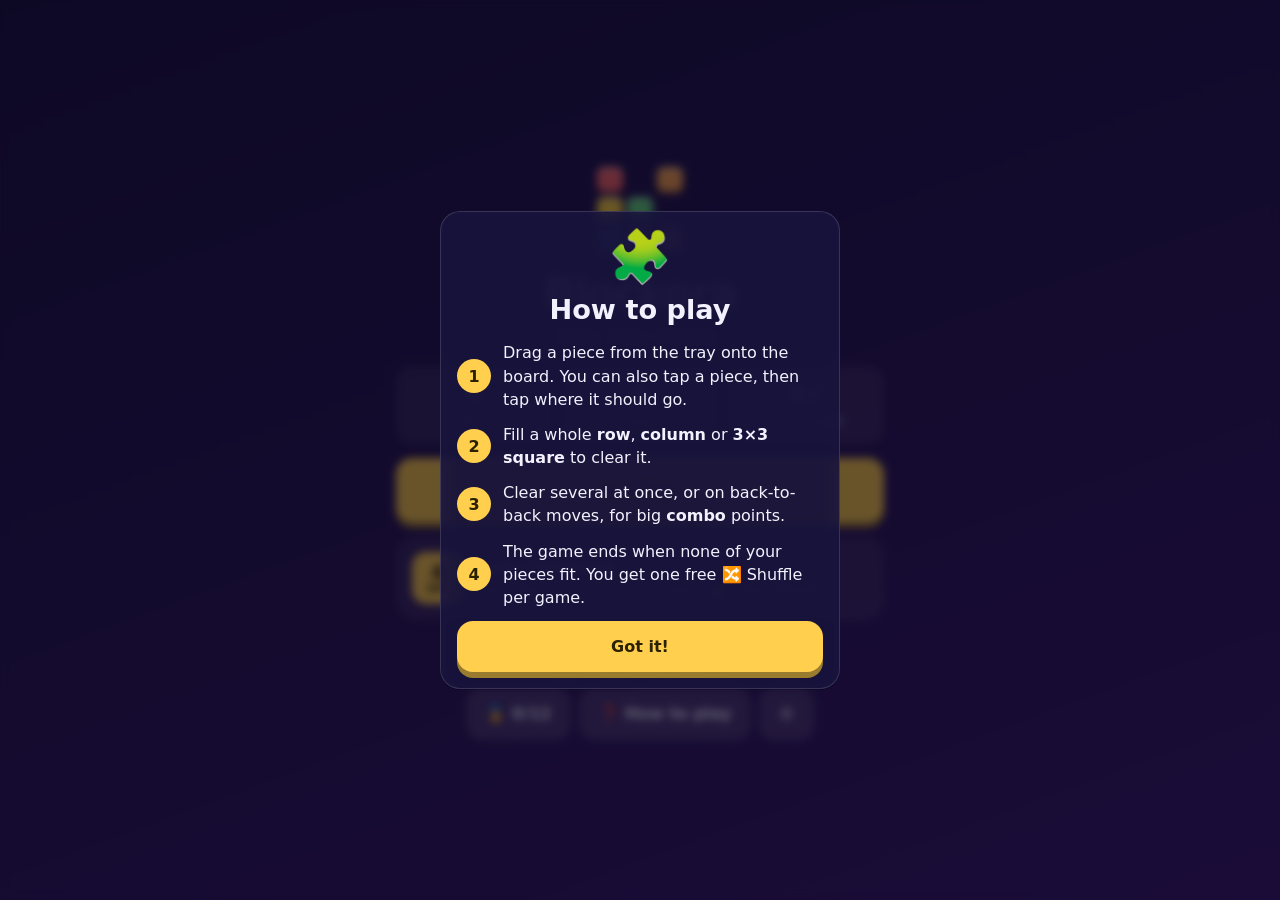
<file: blocks/web/index.html>
<!doctype html>
<html lang="en">
<head>
  <meta charset="utf-8">
  <meta name="viewport" content="width=device-width, initial-scale=1, viewport-fit=cover, user-scalable=no">
  <title>Blockora</title>
  <meta name="description" content="Blockora: a relaxing block puzzle. Drop pieces on a 9×9 grid and clear rows, columns and 3×3 squares to build combos.">
  <meta name="theme-color" content="#1b1640">
  <link rel="manifest" href="manifest.webmanifest">
  <link rel="icon" href="icon.svg" type="image/svg+xml">
  <link rel="apple-touch-icon" href="icon.svg">
  <link rel="stylesheet" href="css/style.css">
</head>
<body>
  <main id="view"></main>
  <div id="modal" class="modal" hidden></div>
  <div id="toast" class="toast" hidden></div>
  <noscript>Blockora needs JavaScript to run.</noscript>
  <script type="module" src="js/app.js"></script>
</body>
</html>
</file>
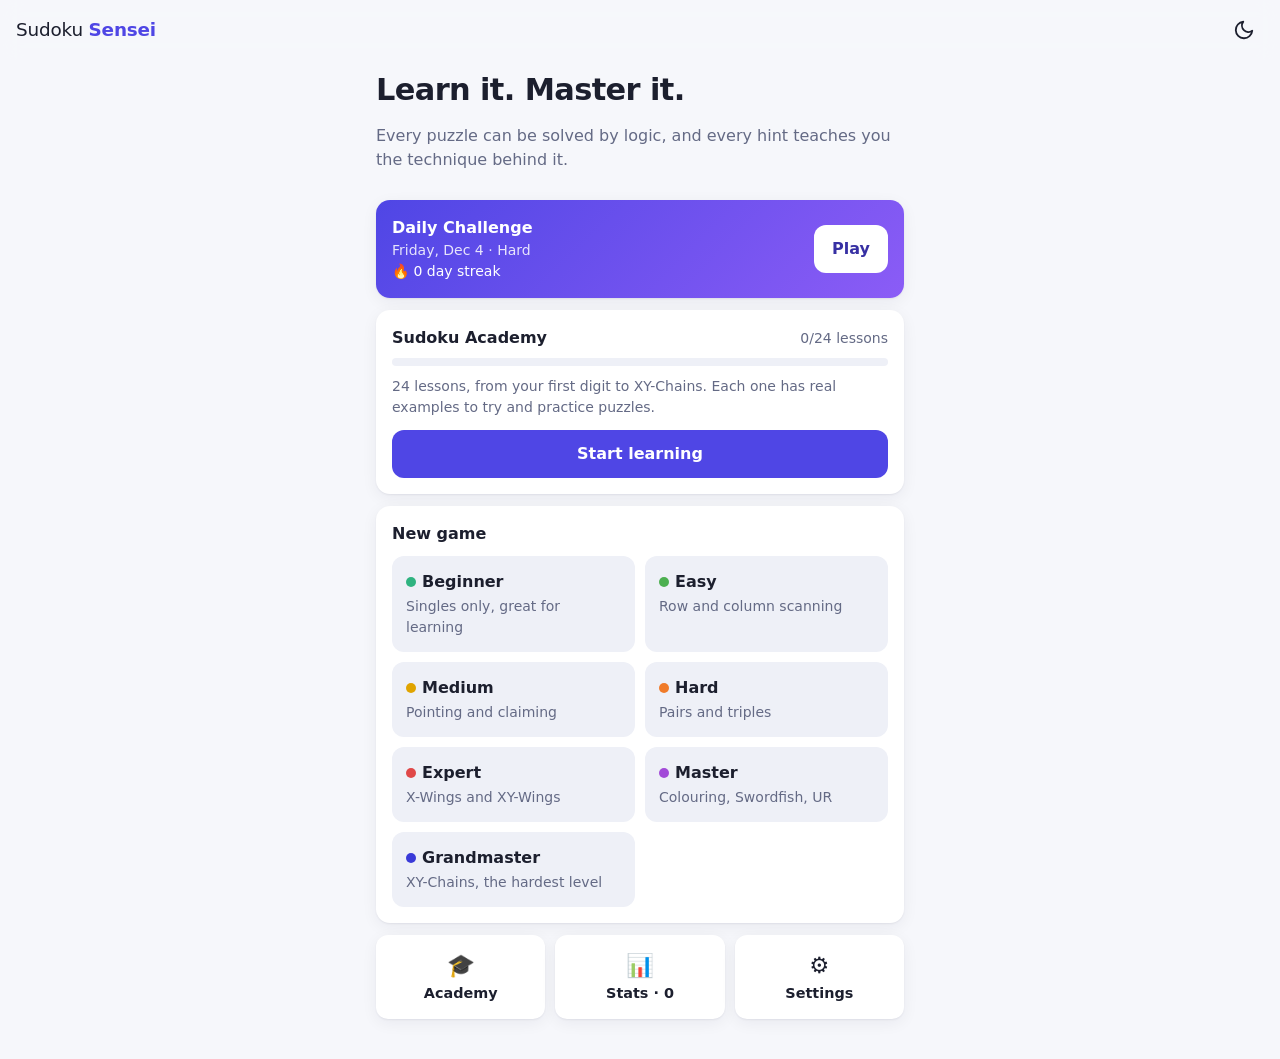
<file: sudoku/web/index.html>
<!doctype html>
<html lang="en">
<head>
  <meta charset="utf-8">
  <meta name="viewport" content="width=device-width, initial-scale=1, viewport-fit=cover">
  <title>Sudoku Sensei</title>
  <meta name="description" content="Play Sudoku and learn it step by step, from your first digit to grandmaster techniques. Every hint explains the logic.">
  <meta name="theme-color" content="#4f46e5">
  <link rel="manifest" href="manifest.webmanifest">
  <link rel="icon" href="icon.svg" type="image/svg+xml">
  <link rel="apple-touch-icon" href="icon.svg">
  <link rel="stylesheet" href="css/style.css">
</head>
<body>
  <header class="topbar">
    <button class="icon-btn" id="backBtn" aria-label="Back" hidden>
      <svg viewBox="0 0 24 24"><path d="M15 18l-6-6 6-6"/></svg>
    </button>
    <a class="brand" href="#/">Sudoku <b>Sensei</b></a>
    <span class="spacer"></span>
    <button class="icon-btn" id="themeBtn" aria-label="Toggle theme">
      <svg viewBox="0 0 24 24"><path d="M21 12.8A9 9 0 1 1 11.2 3 7 7 0 0 0 21 12.8z"/></svg>
    </button>
  </header>
  <main id="view" tabindex="-1"></main>
  <div id="modal" class="modal" hidden></div>
  <div id="toast" class="toast" hidden></div>
  <noscript>Sudoku Sensei needs JavaScript to run.</noscript>
  <script type="module" src="js/app.js"></script>
</body>
</html>
</file>
<file: blocks/web/css/style.css>
/* Themes: each defines background, surfaces, board and 7 block colours. */
:root, [data-theme="aurora"] {
  --bg1: #1b1640; --bg2: #3b1d6e; --text: #f4f1ff; --muted: #b9b1e0; --surface: rgba(255,255,255,.08); --surface-2: rgba(255,255,255,.14);
  --board: #241d52; --cell: #2e2665; --cell-alt: #352c73; --line: rgba(0,0,0,.25); --accent: #ffcf4d; --accent-ink: #2b2100;
  --b1: #ff6b6b; --b2: #ffa94d; --b3: #ffd43b; --b4: #69db7c; --b5: #4dabf7; --b6: #9775fa; --b7: #f783ac;
  color-scheme: dark;
}
[data-theme="daylight"] {
  --bg1: #e9f1ff; --bg2: #fdf2ff; --text: #1d2140; --muted: #5d6385; --surface: rgba(255,255,255,.75); --surface-2: #ffffff;
  --board: #c9d4ee; --cell: #e7edfb; --cell-alt: #dbe3f6; --line: rgba(30,40,90,.12); --accent: #5b5bf7; --accent-ink: #fff;
  --b1: #f03e3e; --b2: #fd7e14; --b3: #fab005; --b4: #37b24d; --b5: #1c7ed6; --b6: #7048e8; --b7: #e64980;
  color-scheme: light;
}
[data-theme="ocean"] {
  --bg1: #062a3a; --bg2: #0b4f63; --text: #eafcff; --muted: #9ccbd6; --surface: rgba(255,255,255,.08); --surface-2: rgba(255,255,255,.14);
  --board: #07394a; --cell: #0b4659; --cell-alt: #0e5064; --line: rgba(0,0,0,.25); --accent: #3ee6c1; --accent-ink: #00261d;
  --b1: #ff8787; --b2: #ffc078; --b3: #ffe066; --b4: #63e6be; --b5: #74c0fc; --b6: #b197fc; --b7: #faa2c1;
  color-scheme: dark;
}
[data-theme="candy"] {
  --bg1: #ffe3f1; --bg2: #e3f4ff; --text: #43203a; --muted: #8a5c7e; --surface: rgba(255,255,255,.7); --surface-2: #ffffff;
  --board: #f7c6dd; --cell: #fff0f7; --cell-alt: #ffe4f1; --line: rgba(120,30,80,.1); --accent: #ff4d9d; --accent-ink: #fff;
  --b1: #ff5c8a; --b2: #ff9f43; --b3: #feca57; --b4: #1dd1a1; --b5: #54a0ff; --b6: #a55eea; --b7: #ff6bcb;
  color-scheme: light;
}

* { box-sizing: border-box; }
html, body { margin: 0; height: 100%; }
body {
  background: linear-gradient(160deg, var(--bg1), var(--bg2)) fixed; color: var(--text);
  font: 16px/1.45 ui-rounded, "SF Pro Rounded", system-ui, -apple-system, "Segoe UI", Roboto, sans-serif;
  -webkit-tap-highlight-color: transparent; overscroll-behavior: none; user-select: none; -webkit-user-select: none;
  min-height: 100vh; min-height: 100dvh;
}
button { font: inherit; color: inherit; cursor: pointer; }
[hidden] { display: none !important; }
main { max-width: 520px; margin: 0 auto; padding: max(12px, env(safe-area-inset-top)) 16px max(16px, env(safe-area-inset-bottom)); min-height: 100dvh; display: flex; flex-direction: column; }

.btn { border: 0; border-radius: 16px; padding: 14px 20px; font-weight: 800; background: var(--surface-2); display: inline-flex; align-items: center; justify-content: center; gap: 8px; text-decoration: none; color: var(--text); transition: transform .1s; }
.btn:active { transform: scale(.97); }
.btn.primary { background: var(--accent); color: var(--accent-ink); box-shadow: 0 6px 0 color-mix(in srgb, var(--accent) 60%, #000); }
.btn.primary:active { transform: translateY(4px); box-shadow: 0 2px 0 color-mix(in srgb, var(--accent) 60%, #000); }
.btn.block { width: 100%; }
.btn.big { font-size: 1.2rem; padding: 18px; }
.icon { width: 44px; height: 44px; border-radius: 14px; border: 0; background: var(--surface); display: grid; place-items: center; font-size: 1.2rem; }
.muted { color: var(--muted); }
.small { font-size: .85rem; }
.row { display: flex; align-items: center; gap: 10px; }
.grow { flex: 1; }
.card { background: var(--surface); border-radius: 20px; padding: 16px; backdrop-filter: blur(10px); }

/* ---------- home ---------- */
.home { display: flex; flex-direction: column; gap: 14px; flex: 1; justify-content: center; }
.logo { text-align: center; margin: 10px 0 4px; }
.logo .blocks { display: inline-grid; grid-template-columns: repeat(3, 26px); gap: 4px; margin-bottom: 10px; animation: float 3s ease-in-out infinite; }
.logo .blocks i { width: 26px; height: 26px; border-radius: 7px; box-shadow: inset 0 -4px 0 rgba(0,0,0,.18), inset 0 3px 0 rgba(255,255,255,.35); }
.logo h1 { font-size: 2.6rem; margin: 0; letter-spacing: -.03em; font-weight: 900; }
.logo p { margin: 2px 0 0; color: var(--muted); }
@keyframes float { 50% { transform: translateY(-6px); } }
.stats-row { display: grid; grid-template-columns: repeat(3, 1fr); gap: 10px; }
.stat { background: var(--surface); border-radius: 16px; padding: 12px 6px; text-align: center; }
.stat b { display: block; font-size: 1.35rem; }
.stat span { font-size: .72rem; color: var(--muted); text-transform: uppercase; letter-spacing: .05em; }
.daily { display: flex; align-items: center; gap: 12px; }
.daily .cal { width: 52px; height: 52px; border-radius: 14px; background: var(--accent); color: var(--accent-ink); display: grid; place-items: center; font-weight: 900; line-height: 1; text-align: center; font-size: 1.3rem; }
.daily .cal small { display: block; font-size: .6rem; text-transform: uppercase; }
.themes { display: flex; gap: 10px; justify-content: center; }
.theme-dot { width: 40px; height: 40px; border-radius: 50%; border: 3px solid transparent; background: linear-gradient(135deg, var(--a), var(--b)); }
.theme-dot.on { border-color: var(--text); }
.links { display: flex; justify-content: center; gap: 8px; flex-wrap: wrap; }

/* ---------- game ---------- */
.hud { display: flex; align-items: center; gap: 10px; margin-bottom: 8px; }
.score { flex: 1; text-align: center; }
.score b { display: block; font-size: 2.4rem; line-height: 1; font-weight: 900; font-variant-numeric: tabular-nums; }
.score span { color: var(--muted); font-size: .8rem; }
.score.bump b { animation: bump .35s; }
@keyframes bump { 40% { transform: scale(1.15); } }
.sub-hud { display: flex; justify-content: space-between; font-size: .85rem; color: var(--muted); margin-bottom: 10px; min-height: 1.3em; }
.combo-tag { color: var(--accent); font-weight: 900; }

.board-wrap { position: relative; }
.board {
  display: grid; grid-template-columns: repeat(9, minmax(0, 1fr)); grid-template-rows: repeat(9, minmax(0, 1fr));
  aspect-ratio: 1; width: 100%; background: var(--board); border-radius: 16px; padding: 6px; gap: 3px;
  box-shadow: 0 12px 30px rgba(0,0,0,.25), inset 0 0 0 1px var(--line); touch-action: none;
}
.cell { border-radius: 6px; background: var(--cell); position: relative; }
.cell.alt { background: var(--cell-alt); }
.blk, .ghost i, .piece i, .logo .blocks i {
  background: var(--c);
  box-shadow: inset 0 -4px 0 rgba(0,0,0,.2), inset 0 3px 0 rgba(255,255,255,.35);
}
.cell.blk { border-radius: 7px; }
.cell.pv { background: color-mix(in srgb, var(--c) 55%, var(--cell)); }
.cell.pv-clear { box-shadow: 0 0 0 2px var(--accent), 0 0 14px color-mix(in srgb, var(--accent) 70%, transparent); z-index: 1; }
.cell.placed { animation: placed .22s ease-out; }
@keyframes placed { 0% { transform: scale(.7); } 70% { transform: scale(1.06); } }
.cell.clearing { animation: clearing .42s ease-in forwards; z-index: 2; }
@keyframes clearing { 0% { transform: scale(1); filter: brightness(1.8); } 100% { transform: scale(.2) rotate(25deg); opacity: 0; } }

.popup { position: absolute; left: 50%; top: 42%; transform: translate(-50%, -50%); pointer-events: none; text-align: center; z-index: 5; }
.popup b { display: block; font-size: 2.2rem; font-weight: 900; color: var(--accent); text-shadow: 0 3px 0 rgba(0,0,0,.25); animation: rise 1s ease-out forwards; }
.popup span { display: block; font-size: 1.1rem; font-weight: 800; animation: rise 1s ease-out forwards; }
@keyframes rise { 0% { transform: translateY(14px) scale(.6); opacity: 0; } 20% { transform: none; opacity: 1; } 80% { opacity: 1; } 100% { transform: translateY(-30px); opacity: 0; } }

.tray { display: grid; grid-template-columns: repeat(3, 1fr); gap: 8px; margin-top: 16px; min-height: 120px; }
.slot { display: grid; place-items: center; min-height: 112px; border-radius: 16px; background: var(--surface); touch-action: none; position: relative; }
.slot.sel { outline: 3px solid var(--accent); }
.slot.dim .piece { opacity: .3; filter: grayscale(.7); }
.piece { display: grid; gap: 3px; transition: transform .15s, opacity .15s; }
.piece i { width: var(--s); height: var(--s); border-radius: 5px; }
.piece i.e { background: transparent; box-shadow: none; }
.slot.lifted .piece { opacity: 0; }
.ghost { position: fixed; left: 0; top: 0; display: grid; gap: 3px; pointer-events: none; z-index: 20; filter: drop-shadow(0 10px 14px rgba(0,0,0,.35)); }
.ghost i { border-radius: 7px; }
.ghost i.e { background: transparent; box-shadow: none; }
.ghost.back { transition: transform .2s ease-in; }

.tools { display: flex; justify-content: center; gap: 10px; margin-top: 14px; }
.tools .btn { padding: 10px 16px; font-size: .9rem; }

/* ---------- modal ---------- */
.modal { position: fixed; inset: 0; z-index: 30; background: rgba(5, 3, 20, .6); display: grid; place-items: center; padding: 16px; backdrop-filter: blur(4px); }
.modal > .card { width: 100%; max-width: 400px; max-height: 90vh; overflow: auto; text-align: center; animation: pop .3s cubic-bezier(.2, 1.4, .4, 1); background: color-mix(in srgb, var(--bg1) 85%, #000 0%); border: 1px solid var(--surface-2); }
@keyframes pop { from { transform: scale(.85); opacity: 0; } }
.modal h2 { margin: 6px 0; font-size: 1.7rem; }
.big-emoji { font-size: 3.2rem; line-height: 1.1; }
.final { font-size: 3.2rem; font-weight: 900; line-height: 1; margin: 6px 0; }
.list { text-align: left; }
.list .it { display: flex; gap: 12px; align-items: center; padding: 10px 0; border-bottom: 1px solid var(--surface-2); }
.list .it:last-child { border: 0; }
.list .it .b { width: 40px; height: 40px; border-radius: 12px; background: var(--surface-2); display: grid; place-items: center; font-size: 1.3rem; flex: none; }
.list .it.locked { opacity: .45; filter: grayscale(1); }
.switch { display: flex; justify-content: space-between; align-items: center; padding: 12px 0; border-bottom: 1px solid var(--surface-2); text-align: left; }
.switch input { width: 22px; height: 22px; accent-color: var(--accent); }
.howto { display: grid; gap: 12px; text-align: left; margin: 12px 0; }
.howto div { display: flex; gap: 12px; align-items: center; }
.howto .n { width: 34px; height: 34px; border-radius: 50%; background: var(--accent); color: var(--accent-ink); display: grid; place-items: center; font-weight: 900; flex: none; }

.toast { position: fixed; left: 50%; bottom: 24px; transform: translateX(-50%); background: var(--text); color: var(--bg1); padding: 10px 18px; border-radius: 99px; font-weight: 700; z-index: 40; max-width: calc(100% - 32px); text-align: center; }
.confetti { position: fixed; inset: 0; pointer-events: none; z-index: 35; }
.daily .grow { font-weight: 500; line-height: 1.35; }
.daily .grow b { font-weight: 800; }
main.game { justify-content: center; }
</file>
<file: sudoku/web/css/style.css>
:root {
  --bg: #f6f7fb;
  --surface: #ffffff;
  --surface-2: #eef0f7;
  --text: #1c1f2e;
  --muted: #646a85;
  --line: #d6d9e6;
  --line-strong: #2a2e45;
  --accent: #4f46e5;
  --accent-soft: #e5e4fd;
  --given: #1c1f2e;
  --entered: #4f46e5;
  --peer: #eef0fb;
  --same: #d4d1fb;
  --selected: #bdb7fa;
  --wrong: #e0364b;
  --wrong-bg: #fde8eb;
  --unit: #fff6d6;
  --pattern: #e2f5ea;
  --place: #bfeccd;
  --key: #138a4a;
  --alt: #2563eb;
  --elim: #e0364b;
  --good: #16a34a;
  --shadow: 0 1px 2px rgba(20, 24, 50, .06), 0 4px 16px rgba(20, 24, 50, .06);
  --radius: 14px;
  color-scheme: light;
}
@media (prefers-color-scheme: dark) {
  :root:not([data-theme="light"]) {
    --bg: #0f111a; --surface: #181b28; --surface-2: #222639; --text: #e8eaf4; --muted: #9aa0bd;
    --line: #2f3450; --line-strong: #8b91b5; --accent: #8b85ff; --accent-soft: #2a2858; --given: #e8eaf4;
    --entered: #a5a0ff; --peer: #1f2236; --same: #34306b; --selected: #4a4499; --wrong: #ff6b7d; --wrong-bg: #3a1b24;
    --unit: #2f2a14; --pattern: #173226; --place: #1d4a30; --key: #4ade80; --alt: #60a5fa; --elim: #ff6b7d;
    --good: #4ade80; --shadow: 0 1px 2px rgba(0,0,0,.4); color-scheme: dark;
  }
}
:root[data-theme="dark"] {
  --bg: #0f111a; --surface: #181b28; --surface-2: #222639; --text: #e8eaf4; --muted: #9aa0bd;
  --line: #2f3450; --line-strong: #8b91b5; --accent: #8b85ff; --accent-soft: #2a2858; --given: #e8eaf4;
  --entered: #a5a0ff; --peer: #1f2236; --same: #34306b; --selected: #4a4499; --wrong: #ff6b7d; --wrong-bg: #3a1b24;
  --unit: #2f2a14; --pattern: #173226; --place: #1d4a30; --key: #4ade80; --alt: #60a5fa; --elim: #ff6b7d;
  --good: #4ade80; --shadow: 0 1px 2px rgba(0,0,0,.4); color-scheme: dark;
}

* { box-sizing: border-box; }
html, body { margin: 0; }
body {
  background: var(--bg);
  color: var(--text);
  font: 16px/1.5 system-ui, -apple-system, "Segoe UI", Roboto, sans-serif;
  -webkit-tap-highlight-color: transparent;
  min-height: 100vh;
}
button { font: inherit; color: inherit; }
a { color: var(--accent); }
h1, h2, h3 { line-height: 1.2; margin: 0 0 .5em; }

.topbar {
  position: sticky; top: 0; z-index: 10;
  display: flex; align-items: center; gap: 8px;
  padding: max(10px, env(safe-area-inset-top)) 16px 10px;
  background: color-mix(in srgb, var(--bg) 88%, transparent);
  backdrop-filter: blur(10px);
}
.brand { font-size: 1.15rem; text-decoration: none; color: var(--text); letter-spacing: -.01em; }
.brand b { color: var(--accent); }
.spacer { flex: 1; }
.icon-btn {
  width: 40px; height: 40px; border-radius: 12px; border: 0; background: transparent;
  display: grid; place-items: center; cursor: pointer;
}
.icon-btn:hover { background: var(--surface-2); }
.icon-btn svg { width: 22px; height: 22px; fill: none; stroke: currentColor; stroke-width: 2; stroke-linecap: round; stroke-linejoin: round; }

main { max-width: 560px; margin: 0 auto; padding: 4px 16px 40px; outline: none; }
main.wide { max-width: 760px; }

.card {
  background: var(--surface); border-radius: var(--radius); box-shadow: var(--shadow);
  padding: 16px; margin-bottom: 12px;
}
.btn {
  display: inline-flex; align-items: center; justify-content: center; gap: 8px;
  border: 0; border-radius: 12px; padding: 12px 18px; cursor: pointer;
  background: var(--surface-2); font-weight: 600; text-decoration: none; color: var(--text);
}
.btn:hover { filter: brightness(.97); }
.btn.primary { background: var(--accent); color: #fff; }
.btn.block { width: 100%; }
.btn:disabled { opacity: .45; cursor: default; }
.muted { color: var(--muted); }
.small { font-size: .875rem; }
.row { display: flex; gap: 10px; align-items: center; }
.grow { flex: 1; }

/* ---------- home ---------- */
.hero { padding: 8px 0 12px; }
.hero h1 { font-size: 1.9rem; letter-spacing: -.02em; }
.daily {
  background: linear-gradient(135deg, var(--accent), #8b5cf6); color: #fff;
}
.daily .muted { color: rgba(255,255,255,.85); }
.daily .btn { background: #fff; color: #3730a3; }
.levels { display: grid; grid-template-columns: repeat(2, 1fr); gap: 10px; }
.level-btn {
  border: 0; border-radius: 12px; padding: 14px; text-align: left; cursor: pointer;
  background: var(--surface-2); display: flex; flex-direction: column; gap: 2px;
}
.level-btn:hover { outline: 2px solid var(--accent); }
.level-btn .dot { width: 10px; height: 10px; border-radius: 50%; display: inline-block; margin-right: 6px; }
.level-btn b { font-size: 1rem; }
.tiles { display: grid; grid-template-columns: repeat(3, 1fr); gap: 10px; }
.tile { text-align: center; padding: 12px 6px; border-radius: 12px; background: var(--surface-2); }
.tile b { display: block; font-size: 1.35rem; }
.progress { height: 8px; border-radius: 99px; background: var(--surface-2); overflow: hidden; }
.progress > div { height: 100%; background: var(--accent); border-radius: 99px; transition: width .3s; }

/* ---------- game ---------- */
.game-head { display: flex; align-items: center; justify-content: space-between; margin: 4px 0 10px; }
.chip { font-size: .8rem; font-weight: 700; padding: 4px 10px; border-radius: 99px; color: #fff; }
.stat-inline { display: flex; gap: 14px; color: var(--muted); font-variant-numeric: tabular-nums; font-size: .9rem; }

.board {
  display: grid; grid-template-columns: repeat(9, minmax(0, 1fr)); grid-template-rows: repeat(9, minmax(0, 1fr));
  aspect-ratio: 1; width: 100%;
  background: var(--surface); border: 2px solid var(--line-strong); border-radius: 10px; overflow: hidden;
  user-select: none; touch-action: manipulation; box-shadow: var(--shadow);
}
.cell {
  position: relative; display: grid; place-items: center; min-width: 0; min-height: 0; overflow: hidden;
  border-right: 1px solid var(--line); border-bottom: 1px solid var(--line);
  cursor: pointer; font-size: clamp(18px, 6.2vw, 30px); transition: background-color .12s;
}
.cell:nth-child(9n) { border-right: 0; }
.cell:nth-child(n+73) { border-bottom: 0; }
.cell.br { border-right: 2px solid var(--line-strong); }
.cell.bb { border-bottom: 2px solid var(--line-strong); }
.cell.peer { background: var(--peer); }
.cell.same { background: var(--same); }
.cell.selected { background: var(--selected); }
.cell.hl-unit { background: var(--unit); }
.cell.hl-pattern { background: var(--pattern); }
.cell.hl-place { background: var(--place); }
.cell.given .v { color: var(--given); font-weight: 600; }
.cell.entered .v { color: var(--entered); }
.cell.wrong { background: var(--wrong-bg); }
.cell.wrong .v, .cell.conflict .v { color: var(--wrong); }
.cell .v.ghost { color: var(--key); font-weight: 700; animation: pulse 1.2s infinite; }
.cell.flash { animation: flash .6s; }
@keyframes pulse { 50% { opacity: .35; } }
@keyframes flash { 0% { background: var(--place); } 100% { } }
.notes {
  position: absolute; inset: 2px; display: grid; grid-template-columns: repeat(3, 1fr);
  font-size: clamp(8px, 2.3vw, 12px); line-height: 1; color: var(--muted);
}
.notes span { display: grid; place-items: center; border-radius: 4px; }
.notes .key { color: #fff; background: var(--key); font-weight: 700; }
.notes .alt { color: #fff; background: var(--alt); font-weight: 700; }
.notes .elim { color: var(--elim); text-decoration: line-through; font-weight: 700; background: var(--wrong-bg); }
.notes .samenote { color: var(--accent); font-weight: 800; }

.tools { display: grid; grid-template-columns: repeat(5, 1fr); gap: 6px; margin: 14px 0 10px; }
.tool {
  border: 0; background: transparent; cursor: pointer; border-radius: 12px; padding: 6px 0;
  display: flex; flex-direction: column; align-items: center; gap: 2px; font-size: .75rem; color: var(--muted);
  position: relative;
}
.tool svg { width: 24px; height: 24px; fill: none; stroke: currentColor; stroke-width: 2; stroke-linecap: round; stroke-linejoin: round; }
.tool:hover { background: var(--surface-2); color: var(--text); }
.tool.on { color: var(--accent); }
.tool .badge { position: absolute; top: 2px; right: calc(50% - 22px); font-size: .65rem; background: var(--accent); color: #fff; border-radius: 99px; padding: 0 5px; }
.pad { display: grid; grid-template-columns: repeat(9, 1fr); gap: 6px; }
.num {
  border: 0; border-radius: 12px; background: var(--surface); box-shadow: var(--shadow);
  padding: 8px 0 4px; cursor: pointer; display: flex; flex-direction: column; align-items: center;
  font-size: clamp(20px, 6vw, 28px); color: var(--entered); font-weight: 500;
}
.num small { font-size: .65rem; color: var(--muted); }
.num:disabled { opacity: .25; cursor: default; }
.num.notesmode { color: var(--muted); }

.sheet {
  position: fixed; left: 0; right: 0; bottom: 0; z-index: 20;
  background: var(--surface); box-shadow: 0 -8px 30px rgba(0,0,0,.18);
  border-radius: 20px 20px 0 0; padding: 16px 16px max(16px, env(safe-area-inset-bottom));
  max-width: 560px; margin: 0 auto; max-height: 52vh; overflow: auto;
  animation: up .2s ease-out;
}
@keyframes up { from { transform: translateY(30%); opacity: 0; } }
.sheet h3 { display: flex; align-items: center; gap: 8px; }
.sheet .tech { font-size: .75rem; padding: 3px 9px; border-radius: 99px; background: var(--accent-soft); color: var(--accent); font-weight: 700; }
.legend { display: flex; gap: 12px; flex-wrap: wrap; font-size: .78rem; color: var(--muted); margin: 8px 0; }
.legend i { display: inline-block; width: 12px; height: 12px; border-radius: 3px; vertical-align: -2px; margin-right: 4px; }

/* ---------- academy ---------- */
.stage { margin: 22px 0 8px; display: flex; align-items: baseline; gap: 10px; }
.stage h2 { margin: 0; font-size: 1.15rem; }
.lesson-link {
  display: flex; align-items: center; gap: 12px; text-decoration: none; color: var(--text);
  padding: 12px 14px; background: var(--surface); border-radius: 12px; margin-bottom: 8px; box-shadow: var(--shadow);
}
.lesson-link .n {
  width: 34px; height: 34px; border-radius: 50%; display: grid; place-items: center; flex: none;
  background: var(--surface-2); font-weight: 700; font-size: .9rem;
}
.lesson-link.done .n { background: var(--good); color: #fff; }
.lesson-link p { margin: 0; font-size: .85rem; color: var(--muted); }
.key-idea {
  border-left: 4px solid var(--accent); background: var(--accent-soft); padding: 10px 14px; border-radius: 0 10px 10px 0;
  font-weight: 600; margin: 14px 0;
}
.tip { font-size: .9rem; color: var(--muted); }
.lesson-body p { margin: 0 0 .8em; }
.feedback { min-height: 1.5em; font-weight: 600; margin: 10px 0; }
.feedback.ok { color: var(--good); }
.feedback.bad { color: var(--wrong); }
.shake { animation: shake .35s; }
@keyframes shake { 25% { transform: translateX(-5px); } 75% { transform: translateX(5px); } }

/* ---------- stats / settings ---------- */
table { width: 100%; border-collapse: collapse; font-variant-numeric: tabular-nums; }
th, td { padding: 8px 6px; text-align: right; border-bottom: 1px solid var(--line); font-size: .9rem; }
th:first-child, td:first-child { text-align: left; }
.switch { display: flex; align-items: center; justify-content: space-between; padding: 12px 0; border-bottom: 1px solid var(--line); gap: 12px; }
.switch:last-child { border-bottom: 0; }
.switch input { width: 44px; height: 24px; accent-color: var(--accent); }

/* ---------- modal & toast ---------- */
.modal {
  position: fixed; inset: 0; z-index: 30; background: rgba(10, 12, 25, .5);
  display: grid; place-items: center; padding: 16px;
}
.modal[hidden] { display: none; }
.modal .card { max-width: 380px; width: 100%; text-align: center; padding: 24px; animation: up .2s; }
.big { font-size: 3rem; line-height: 1; margin-bottom: 8px; }
.toast {
  position: fixed; left: 50%; bottom: 24px; transform: translateX(-50%); z-index: 40;
  background: var(--text); color: var(--bg); padding: 10px 18px; border-radius: 99px; font-size: .9rem;
  box-shadow: var(--shadow); max-width: calc(100% - 32px);
}
.toast[hidden] { display: none; }

.nav { display: grid; grid-template-columns: repeat(3, 1fr); gap: 10px; margin-top: 12px; }
.nav a { text-align: center; padding: 14px 8px; background: var(--surface); border-radius: 12px; text-decoration: none; color: var(--text); box-shadow: var(--shadow); font-weight: 600; font-size: .9rem; }
.nav a span { display: block; font-size: 1.4rem; }

@media (min-width: 900px) {
  .game-layout { display: grid; grid-template-columns: 1fr 300px; gap: 24px; align-items: start; }
  main.game { max-width: 900px; }
  .sheet { position: static; animation: none; box-shadow: var(--shadow); border-radius: var(--radius); max-height: none; margin-top: 12px; }
}

[hidden] { display: none !important; }
</file>
